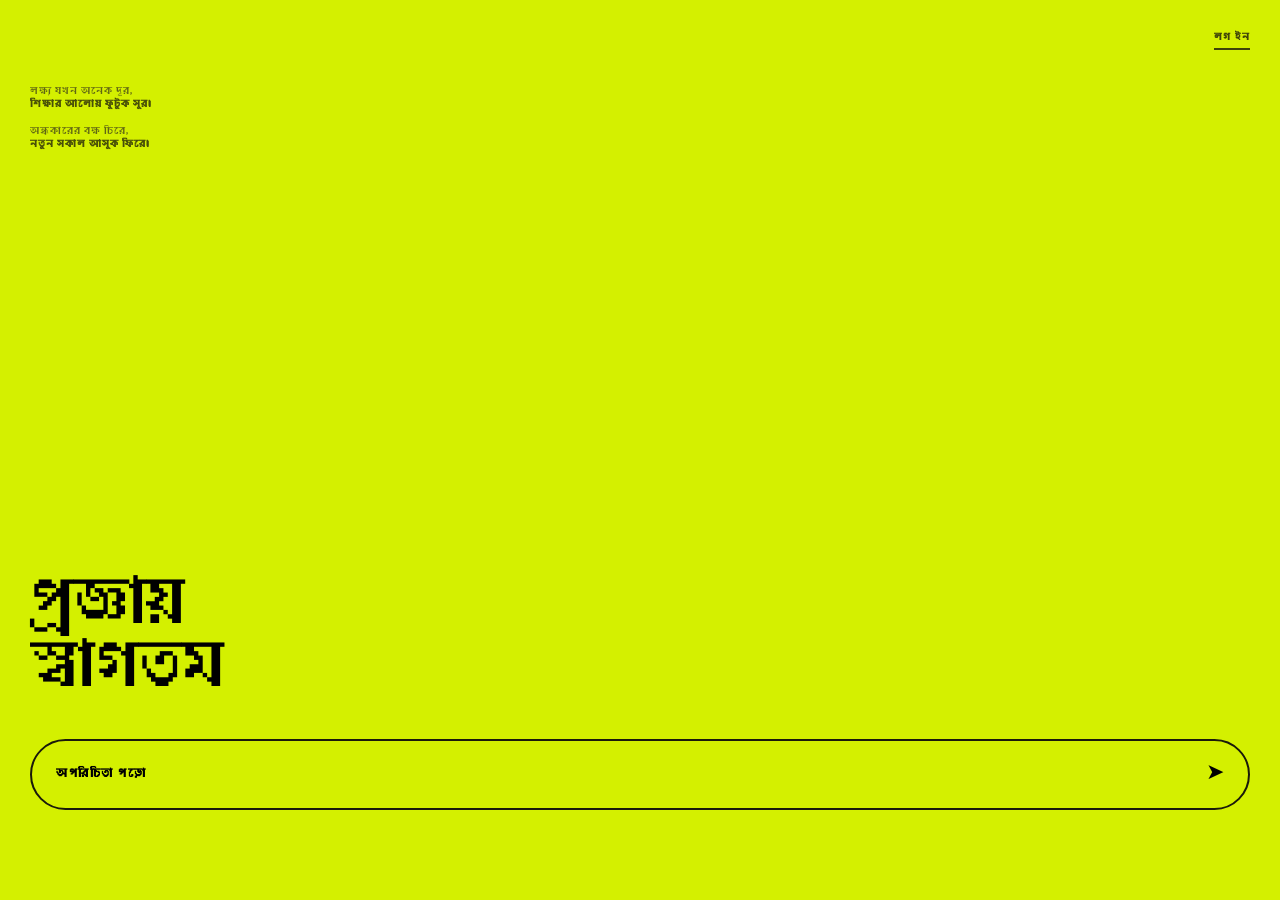
<file: index.html>
<!DOCTYPE html>
<html lang="en">

<head>
  <meta charset="UTF-8">
  
  <meta name="viewport" content="width=device-width, initial-scale=1.0">
  
  
  <title>প্রজ্ঞা</title>
  
  
  <style>
      * {
      -webkit-tap-highlight-color: transparent;
    }
    * {
      transition: all 0.2s ease;
    }
    
    @font-face {
      font-family: 'nor';
      src: url('nor.ttf') format('truetype');
      font-weight: normal;
      font-style: normal;
    }
    
    @font-face {
      font-family: 'itl';
      src: url('itl.ttf') format('truetype');
      font-weight: normal;
      font-style: normal;
    }
    
    *,
    *::before,
    *::after {
      box-sizing: border-box;
      margin: 0;
      padding: 0;
    }
    
    body {
      background: #d4f000;
      font-family: "nor";
      width: 100vw;
      height: 100vh;
      overflow: hidden;
    }
    
    /* FULL SCREEN CONTAINER */
    .content {
      width: 100%;
      height: 100%;
      padding: 30px 30px 90px 30px;
      display: flex;
      flex-direction: column;
      position: relative;
    }
    
    /* NAV */
    .nav {
      display: flex;
      justify-content: flex-end;
      margin-bottom: 36px;
    }
    
    .sign-in {
      font-size: 11px;
      font-weight: 700;
      letter-spacing: 1.5px;
      text-transform: uppercase;
      color: #1a1a0a;
      text-decoration: none;
      border-bottom: 2px solid #1a1a0a;
      padding-bottom: 2px;
      opacity: 0.8;
    }
    
    /* TAGLINE */
    .tagline {
      font-size: 11px;
      letter-spacing: 1px;
      line-height: 1.2;
      color: #3a3a1a;
      text-transform: uppercase;
      opacity: 0.75;
    }
    
    .tagline strong {
      color: #1a1a0a;
      display: block;
      
    }
    
    /* HERO */
    .hero {
      font-size: 70px;
      line-height: 0.9;
      margin-top: auto;
      padding-top: 60px;
    }
    
    
    /* CTA */
    .cta-wrap {
      margin-top: 36px;
    }
    
    .cta-btn {
      font-family: "nor";
      display: flex;
      justify-content: space-between;
      align-items: center;
      width: 100%;
      padding: 18px 24px;
      border: 2px solid #1a1a0a;
      border-radius: 50px;
      background: transparent;
      cursor: pointer;
    }
    
    .cta-btn:hover {
      background: #1a1a0a;
      color: #d4f000;
    }
    
    .btn-text {
      font-size: 13px;
      font-weight: 700;
      letter-spacing: 1.5px;
      
    }
    
    .btn-arrow {
      font-size: 22px;
    }
  </style>
</head>

<body>
  
  <div class="content">
    
    <nav class="nav">
      <a href="#" class="sign-in">লগ ইন</a>
    </nav>
    
    
    <div class="tagline">
      লক্ষ্য যখন অনেক দূর,
      <strong>শিক্ষার আলোয় ফুটুক সুর।</strong>
      <br>
      অন্ধকারের বক্ষ চিরে,
      <strong>নতুন সকাল আসুক ফিরে।</strong>
    </div>
    
    <div class="hero">
      প্রজ্ঞায় <br> স্বাগতম
    </div>
    
    
    
    
    
    <div class="cta-wrap" onclick="window.location.href='oporichita.html'">
      <button class="cta-btn">
        <span class="btn-text">অপরিচিতা পড়ো</span>
        <span class="btn-arrow">➤</span>
      </button>
    </div>
    
  </div>
  
  
  <script type="text/javascript" charset="utf-8">
    //hello
  </script>
</body>

</html>
</file>
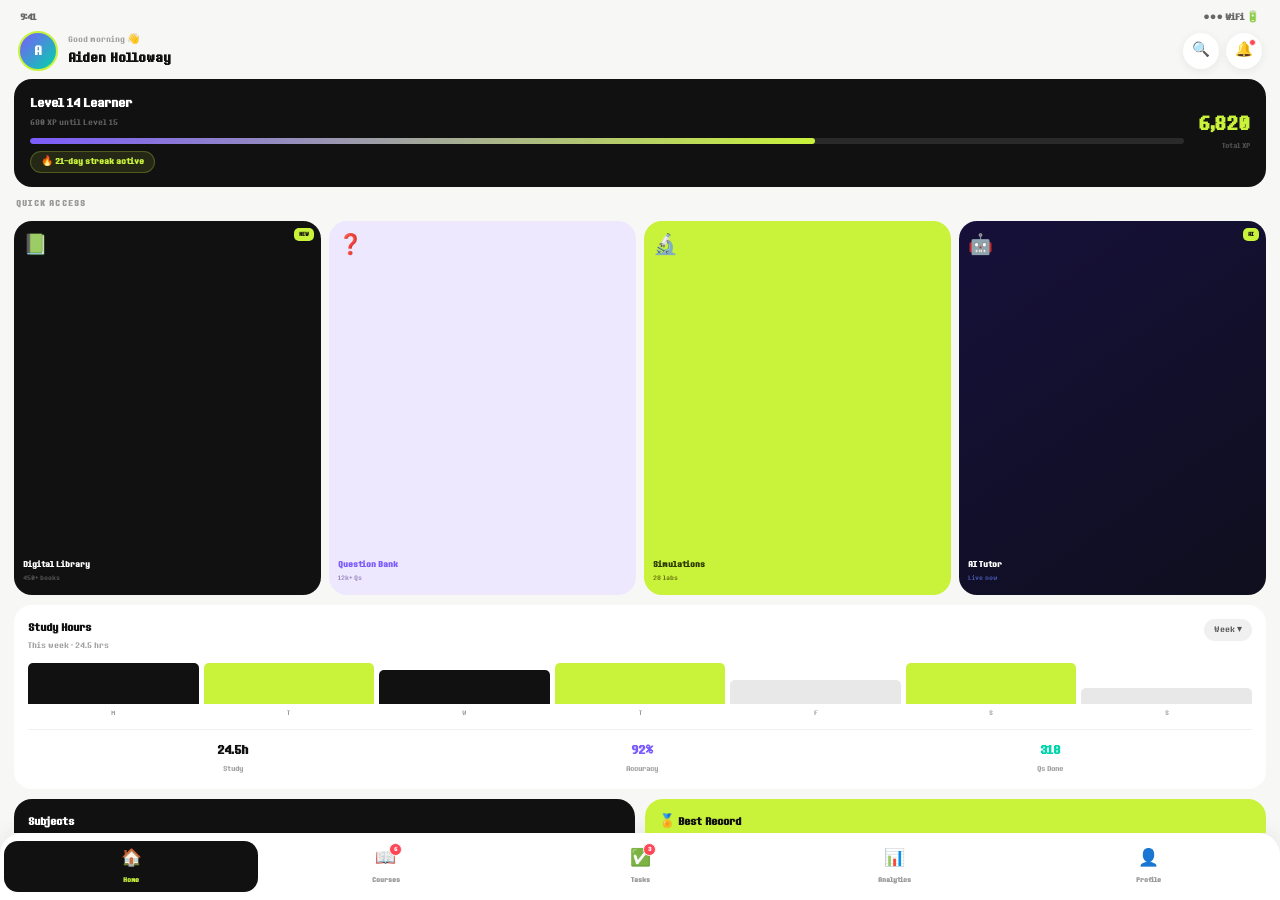
<file: dashboard.html>
<!DOCTYPE html>
<html lang="en">

<head>
  <meta charset="UTF-8">
  <meta name="viewport" content="width=device-width, initial-scale=1.0, maximum-scale=1.0, user-scalable=no">
  <title>EduSpark</title>
  
  <link href="https://fonts.googleapis.com/css2?family=Bricolage+Grotesque:wght@400;600;700;800&family=Figtree:wght@300;400;500;600&display=swap" rel="stylesheet">
  <style>
    @font-face {
      font-family: 'nor';
      src: url('nor.ttf') format('truetype');
      font-weight: normal;
      font-style: normal;
    }
    
    @font-face {
      font-family: 'itl';
      src: url('itl.ttf') format('truetype');
      font-weight: normal;
      font-style: normal;
    }
    
    
    
    *,
    *::before,
    *::after {
      box-sizing: border-box;
      margin: 0;
      padding: 0;
      -webkit-tap-highlight-color: transparent;
    }
    
    :root {
      --lime: #C9F23A;
      --dark: #111111;
      --purple: #7C5CFC;
      --teal: #00D4AA;
      --orange: #FF8C42;
      --bg: #F7F7F5;
      --white: #FFFFFF;
      --muted: #9a9a9a;
      --r: 18px;
      --rs: 12px;
    }
    
    html,
    body {
      width: 100%;
      height: 100dvh;
      overflow: hidden;
      background: var(--bg);
      
      color: var(--dark);
    }
    
    .app {
      height: 100dvh;
      display: flex;
      flex-direction: column;
      overflow: hidden;
    }
    
    /* ─── STATUS BAR ─── */
    .status-bar {
      display: flex;
      justify-content: space-between;
      align-items: center;
      padding: 10px 20px 2px;
      font-size: 0.68rem;
      font-weight: 600;
      color: #666;
      flex-shrink: 0;
    }
    
    /* ─── HEADER ─── */
    .header {
      display: flex;
      align-items: center;
      justify-content: space-between;
      padding: 4px 18px 8px;
      flex-shrink: 0;
    }
    
    .hd-left {
      display: flex;
      align-items: center;
      gap: 10px;
    }
    
    .av {
      width: 40px;
      height: 40px;
      border-radius: 50%;
      background: linear-gradient(135deg, var(--purple), var(--teal));
      display: flex;
      align-items: center;
      justify-content: center;
      font-weight: 800;
      font-size: 1rem;
      color: white;
      border: 2.5px solid var(--lime);
      flex-shrink: 0;
    }
    
    .hi-greeting {
      font-size: 0.63rem;
      color: var(--muted);
    }
    
    .hi-name {
     
      font-weight: 800;
      font-size: 1rem;
    }
    
    .hd-right {
      display: flex;
      gap: 7px;
    }
    
    .icon-btn {
      width: 36px;
      height: 36px;
      border-radius: 50%;
      background: var(--white);
      border: none;
      cursor: pointer;
      display: flex;
      align-items: center;
      justify-content: center;
      font-size: 0.9rem;
      box-shadow: 0 2px 10px rgba(0, 0, 0, 0.07);
      position: relative;
    }
    
    .ndot {
      position: absolute;
      top: 6px;
      right: 6px;
      width: 7px;
      height: 7px;
      border-radius: 50%;
      background: #FF4757;
      border: 1.5px solid var(--bg);
    }
    
    /* ─── SCROLL AREA ─── */
    .content {
      flex: 1;
      overflow-y: auto;
      overflow-x: hidden;
      padding: 0 14px 8px;
      display: flex;
      flex-direction: column;
      gap: 10px;
      scrollbar-width: none;
      -ms-overflow-style: none;
    }
    
    .content::-webkit-scrollbar {
      display: none;
    }
    
    /* ─── XP BANNER ─── */
    .xp-banner {
      background: var(--dark);
      border-radius: var(--r);
      padding: 14px 16px;
      display: flex;
      align-items: center;
      justify-content: space-between;
      gap: 14px;
      flex-shrink: 0;
    }
    
    .xp-l {
      flex: 1;
    }
    
    .xp-title {
     
      font-weight: 800;
      font-size: 0.95rem;
      color: white;
    }
    
    .xp-sub {
      font-size: 0.62rem;
      color: #666;
      margin-top: 1px;
    }
    
    .xp-track {
      height: 6px;
      background: #2a2a2a;
      border-radius: 10px;
      margin-top: 8px;
      overflow: hidden;
    }
    
    .xp-fill {
      height: 100%;
      width: 0;
      background: linear-gradient(90deg, var(--purple), var(--lime));
      border-radius: 10px;
      transition: width 1.5s ease;
    }
    
    .streak-pill {
      display: inline-flex;
      align-items: center;
      gap: 4px;
      background: rgba(201, 242, 58, 0.1);
      border: 1px solid rgba(201, 242, 58, 0.25);
      border-radius: 20px;
      padding: 3px 10px;
      margin-top: 7px;
      font-size: 0.62rem;
      font-weight: 600;
      color: var(--lime);
    }
    
    .xp-r {
      text-align: right;
      flex-shrink: 0;
    }
    
    .xp-pts {
      
      font-weight: 800;
      font-size: 1.5rem;
      color: var(--lime);
      line-height: 1;
    }
    
    .xp-unit {
      font-size: 0.58rem;
      color: #555;
      margin-top: 2px;
    }
    
    /* ─── SECTION LABEL ─── */
    .slabel {
      font-size: 0.62rem;
      font-weight: 700;
      color: var(--muted);
      text-transform: uppercase;
      letter-spacing: 1.2px;
      padding: 0 2px;
      flex-shrink: 0;
    }
    
    /* ─── FEATURE CARDS ─── */
    .feat-row {
      display: grid;
      grid-template-columns: repeat(4, 1fr);
      gap: 8px;
      flex-shrink: 0;
    }
    
    .feat {
      border-radius: var(--r);
      padding: 11px 9px;
      display: flex;
      flex-direction: column;
      justify-content: space-between;
      cursor: pointer;
      transition: transform 0.15s;
      position: relative;
      overflow: hidden;
      aspect-ratio: 0.82;
    }
    
    .feat:active {
      transform: scale(0.93);
    }
    
    .f1 {
      background: var(--dark);
    }
    
    .f2 {
      background: #EEE8FF;
    }
    
    .f3 {
      background: var(--lime);
    }
    
    .f4 {
      background: linear-gradient(145deg, #16103a, #0f0f1e);
    }
    
    .feat-icon {
      font-size: 1.25rem;
    }
    
    .feat-name {
      
      font-weight: 700;
      font-size: 0.6rem;
      line-height: 1.25;
      margin-top: 4px;
    }
    
    .f1 .feat-name {
      color: white;
    }
    
    .f2 .feat-name {
      color: var(--purple);
    }
    
    .f3 .feat-name {
      color: #2d3a00;
    }
    
    .f4 .feat-name {
      color: white;
    }
    
    .feat-cnt {
      font-size: 0.52rem;
      margin-top: 1px;
    }
    
    .f1 .feat-cnt {
      color: #555;
    }
    
    .f2 .feat-cnt {
      color: #9a8abf;
    }
    
    .f3 .feat-cnt {
      color: #6b7a10;
    }
    
    .f4 .feat-cnt {
      color: #4455aa;
    }
    
    .feat-badge {
      position: absolute;
      top: 7px;
      right: 7px;
      background: var(--lime);
      color: #111;
      font-size: 0.42rem;
      font-weight: 800;
      padding: 2px 5px;
      border-radius: 5px;
    }
    
    .f4 .feat-badge {
      background: var(--lime);
      color: #111;
    }
    
    /* ─── 2-COL BENTO ─── */
    .bento {
      display: grid;
      grid-template-columns: 1fr 1fr;
      gap: 10px;
      flex-shrink: 0;
    }
    
    .card {
      background: var(--white);
      border-radius: var(--r);
      padding: 14px;
    }
    
    .ct {
      
      font-weight: 700;
      font-size: 0.82rem;
    }
    
    .cs {
      font-size: 0.6rem;
      color: var(--muted);
      margin-top: 1px;
    }
    
    /* Chart card */
    .chart-card {
      grid-column: span 2;
    }
    
    .chart-top {
      display: flex;
      justify-content: space-between;
      align-items: flex-start;
    }
    
    .week-pill {
      background: #f0f0f0;
      border-radius: 20px;
      padding: 4px 10px;
      font-size: 0.6rem;
      color: #555;
    }
    
    .bars {
      display: flex;
      align-items: flex-end;
      gap: 5px;
      height: 56px;
      margin-top: 10px;
    }
    
    .bc {
      flex: 1;
      display: flex;
      flex-direction: column;
      align-items: center;
      gap: 3px;
      height: 100%;
      justify-content: flex-end;
    }
    
    .b {
      width: 100%;
      border-radius: 5px 5px 0 0;
    }
    
    .bd {
      background: var(--dark);
    }
    
    .bl {
      background: var(--lime);
    }
    
    .bs {
      background: #e8e8e8;
    }
    
    .bd-lbl {
      font-size: 0.52rem;
      color: var(--muted);
    }
    
    .chart-stats {
      display: flex;
      justify-content: space-around;
      margin-top: 10px;
      padding-top: 10px;
      border-top: 1px solid #f0f0f0;
    }
    
    .cst-num {
  
      font-weight: 800;
      font-size: 0.95rem;
      text-align: center;
    }
    
    .cst-lbl {
      font-size: 0.55rem;
      color: var(--muted);
      text-align: center;
      margin-top: 1px;
    }
    
    /* Subjects card */
    .sub-card {
      background: var(--dark);
    }
    
    .sub-card .ct {
      color: white;
    }
    
    .sub-card .cs {
      color: #555;
    }
    
    .sub-list {
      display: flex;
      flex-direction: column;
      gap: 8px;
      margin-top: 10px;
    }
    
    .si {
      display: flex;
      justify-content: space-between;
      margin-bottom: 3px;
    }
    
    .sn {
      font-size: 0.65rem;
      color: #ccc;
      font-weight: 500;
    }
    
    .sp {
      font-size: 0.6rem;
      color: #666;
    }
    
    .pbr {
      height: 5px;
      background: #2a2a2a;
      border-radius: 10px;
      overflow: hidden;
    }
    
    .pf {
      height: 100%;
      border-radius: 10px;
    }
    
    /* Stat lime card */
    .stat-card {
      background: var(--lime);
    }
    
    .stat-big {
    
      font-weight: 800;
      font-size: 2.1rem;
      color: var(--dark);
      line-height: 1;
      margin: 6px 0 3px;
    }
    
    .stat-desc {
      font-size: 0.6rem;
      color: #4a5a00;
    }
    
    .stat-pill {
      display: inline-flex;
      align-items: center;
      gap: 3px;
      background: rgba(0, 0, 0, 0.09);
      border-radius: 20px;
      padding: 3px 8px;
      font-size: 0.58rem;
      font-weight: 700;
      color: #3a4a00;
      margin-top: 7px;
    }
    
    /* AI card */
    .ai-full {
      grid-column: span 2;
      background: linear-gradient(135deg, #180a38, #0d0d1e);
    }
    
    .ai-full .ct {
      color: white;
    }
    
    .ai-glow {
      width: 30px;
      height: 30px;
      border-radius: 10px;
      background: var(--lime);
      display: flex;
      align-items: center;
      justify-content: center;
      font-size: 0.95rem;
      margin-bottom: 8px;
      animation: gp 2.5s infinite;
    }
    
    @keyframes gp {

      0%,
      100% {
        box-shadow: 0 0 0 0 rgba(201, 242, 58, .45)
      }
      
      50% {
        box-shadow: 0 0 0 9px rgba(201, 242, 58, 0)
      }
    }
    
    .ai-sub {
      font-size: 0.6rem;
      color: #7755cc;
      margin-top: 1px;
    }
    
    .ai-chips {
      display: flex;
      flex-wrap: wrap;
      gap: 5px;
      margin-top: 9px;
    }
    
    .ai-chip {
      background: rgba(255, 255, 255, 0.07);
      border: 1px solid rgba(255, 255, 255, 0.1);
      color: #aaa;
      font-size: 0.55rem;
      padding: 3px 9px;
      border-radius: 20px;
      cursor: pointer;
    }
    
    /* ─── EXAM TIMELINE (horizontal scroll) ─── */
    .exam-scroll-wrap {
      overflow-x: auto;
      margin: 0 -14px;
      padding: 0 14px 2px;
      scrollbar-width: none;
      -ms-overflow-style: none;
      flex-shrink: 0;
    }
    
    .exam-scroll-wrap::-webkit-scrollbar {
      display: none;
    }
    
    .exam-row {
      display: flex;
      gap: 8px;
      min-width: max-content;
    }
    
    .etile {
      width: 136px;
      border-radius: var(--rs);
      padding: 12px;
      flex-shrink: 0;
      cursor: pointer;
      transition: transform 0.15s;
    }
    
    .etile:active {
      transform: scale(0.96);
    }
    
    .e-r {
      background: #FFF0F0;
      border-left: 3px solid #FF4757;
    }
    
    .e-y {
      background: #FFFBEE;
      border-left: 3px solid #FFB300;
    }
    
    .e-g {
      background: #EFFFF9;
      border-left: 3px solid var(--teal);
    }
    
    .e-p {
      background: #F3F0FF;
      border-left: 3px solid var(--purple);
    }
    
    .e-subj {
      font-weight: 700;
      font-size: 0.71rem;
      line-height: 1.3;
    }
    
    .e-date {
      font-size: 0.58rem;
      color: var(--muted);
      margin-top: 4px;
    }
    
    .e-tag {
      display: inline-block;
      margin-top: 6px;
      font-size: 0.56rem;
      font-weight: 700;
      padding: 2px 8px;
      border-radius: 10px;
    }
    
    .tr {
      background: #FFD7DA;
      color: #B00020;
    }
    
    .ty {
      background: #FFE98A;
      color: #7A5200;
    }
    
    .tg {
      background: #C3F7E5;
      color: #005C3B;
    }
    
    .tp {
      background: #E0D8FF;
      color: #4A00C8;
    }
    
    /* ─── LEADERBOARD ─── */
    .lb-card {
      background: var(--dark);
      grid-column: span 2;
    }
    
    .lb-card .ct {
      color: white;
    }
    
    .lb-card .cs {
      color: #555;
    }
    
    .lb-head {
      display: flex;
      justify-content: space-between;
      align-items: center;
    }
    
    .lb-more {
      font-size: 0.6rem;
      color: var(--purple);
      font-weight: 600;
    }
    
    .lb-list {
      display: flex;
      flex-direction: column;
      gap: 6px;
      margin-top: 10px;
    }
    
    .lb-row {
      display: flex;
      align-items: center;
      gap: 9px;
      padding: 7px 10px;
      border-radius: var(--rs);
    }
    
    .lb-row.me {
      background: rgba(201, 242, 58, 0.1);
      border: 1px solid rgba(201, 242, 58, 0.2);
    }
    
    .lrk {
      width: 17px;
      font-weight: 800;
      font-size: 0.78rem;
      text-align: center;
    }
    
    .r1 {
      color: #FFD700;
    }
    
    .r2 {
      color: #C0C0C0;
    }
    
    .r3 {
      color: #CD7F32;
    }
    
    .rx {
      color: var(--lime);
    }
    
    .rn {
      color: #444;
    }
    
    .lav {
      width: 28px;
      height: 28px;
      border-radius: 50%;
      display: flex;
      align-items: center;
      justify-content: center;
      font-size: 0.7rem;
      font-weight: 700;
      color: white;
      flex-shrink: 0;
    }
    
    .lname {
      flex: 1;
      font-size: 0.72rem;
      font-weight: 600;
      color: #ddd;
    }
    
    .lb-row.me .lname {
      color: var(--lime);
    }
    
    .lscore {
      display: block;
      font-size: 0.56rem;
      color: #555;
    }
    
    .lpts {
           font-size: 0.77rem;
      font-weight: 800;
      color: var(--lime);
    }
    
    /* ─── BOTTOM NAV ─── */
    .bottom-nav {
      display: flex;
      background: var(--white);
      border-radius: 22px 22px 0 0;
      padding: 8px 4px calc(env(safe-area-inset-bottom, 0px) + 8px);
      box-shadow: 0 -4px 20px rgba(0, 0, 0, 0.06);
      flex-shrink: 0;
    }
    
    .ntab {
      flex: 1;
      display: flex;
      flex-direction: column;
      align-items: center;
      gap: 3px;
      border: none;
      background: none;
      cursor: pointer;
      padding: 6px 4px;
      border-radius: 14px;
      transition: background 0.15s;
      position: relative;
    }
    
    .ntab.active {
      background: var(--dark);
    }
    
    .ntab-ic {
      font-size: 1.05rem;
    }
    
    .ntab-lb {
      font-size: 0.52rem;
      font-weight: 600;
      color: var(--muted);
    }
    
    .ntab.active .ntab-lb {
      color: var(--lime);
    }
    
    .nbadge {
      position: absolute;
      top: 2px;
      right: calc(50% - 16px);
      background: #FF4757;
      color: white;
      font-size: 0.42rem;
      font-weight: 800;
      min-width: 13px;
      height: 13px;
      border-radius: 10px;
      display: flex;
      align-items: center;
      justify-content: center;
      border: 1.5px solid var(--bg);
    }
    
    /* Fade-up entrance */
    @keyframes rise {
      from {
        opacity: 0;
        transform: translateY(12px);
      }
      
      to {
        opacity: 1;
        transform: translateY(0);
      }
    }
    
    .header {
      animation: rise 0.35s ease both;
    }
    
    .content>* {
      animation: rise 0.4s ease both;
    }
    
    .content>*:nth-child(1) {
      animation-delay: .05s
    }
    
    .content>*:nth-child(2) {
      animation-delay: .09s
    }
    
    .content>*:nth-child(3) {
      animation-delay: .12s
    }
    
    .content>*:nth-child(4) {
      animation-delay: .15s
    }
    
    .content>*:nth-child(5) {
      animation-delay: .18s
    }
    
    .content>*:nth-child(6) {
      animation-delay: .21s
    }
    
    .content>*:nth-child(7) {
      animation-delay: .24s
    }
    
    .content>*:nth-child(8) {
      animation-delay: .27s
    }
    
    .content>*:nth-child(9) {
      animation-delay: .30s
    }
    
    
    * {
      font-family: "nor";
    }
  </style>
</head>

<body>
  <div class="app">
    
    <!-- Status Bar -->
    <div class="status-bar">
      <span>9:41</span>
      <span>●●● WiFi 🔋</span>
    </div>
    
    <!-- Header -->
    <div class="header">
      <div class="hd-left">
        <div class="av">A</div>
        <div>
          <div class="hi-greeting">Good morning 👋</div>
          <div class="hi-name">Aiden Holloway</div>
        </div>
      </div>
      <div class="hd-right">
        <button class="icon-btn">🔍</button>
        <button class="icon-btn">🔔<div class="ndot"></div></button>
      </div>
    </div>
    
    <!-- Content -->
    <div class="content">
      
      <!-- XP Banner -->
      <div class="xp-banner">
        <div class="xp-l">
          <div class="xp-title">Level 14 Learner</div>
          <div class="xp-sub">680 XP until Level 15</div>
          <div class="xp-track">
            <div class="xp-fill" id="xpFill"></div>
          </div>
          <div class="streak-pill">🔥 21-day streak active</div>
        </div>
        <div class="xp-r">
          <div class="xp-pts">6,820</div>
          <div class="xp-unit">Total XP</div>
        </div>
      </div>
      
      <!-- Quick Access -->
      <div class="slabel">Quick Access</div>
      <div class="feat-row">
        <div class="feat f1">
          <div class="feat-badge">NEW</div>
          <div class="feat-icon">📗</div>
          <div>
            <div class="feat-name">Digital Library</div>
            <div class="feat-cnt">450+ books</div>
          </div>
        </div>
        <div class="feat f2">
          <div class="feat-icon">❓</div>
          <div>
            <div class="feat-name">Question Bank</div>
            <div class="feat-cnt">12k+ Qs</div>
          </div>
        </div>
        <div class="feat f3">
          <div class="feat-icon">🔬</div>
          <div>
            <div class="feat-name">Simulations</div>
            <div class="feat-cnt">28 labs</div>
          </div>
        </div>
        <div class="feat f4">
          <div class="feat-badge">AI</div>
          <div class="feat-icon">🤖</div>
          <div>
            <div class="feat-name">AI Tutor</div>
            <div class="feat-cnt">Live now</div>
          </div>
        </div>
      </div>
      
      <!-- Study Chart + Subjects -->
      <div class="bento">
        
        <div class="card chart-card">
          <div class="chart-top">
            <div>
              <div class="ct">Study Hours</div>
              <div class="cs">This week · 24.5 hrs</div>
            </div>
            <div class="week-pill">Week ▾</div>
          </div>
          <div class="bars">
            <div class="bc">
              <div class="b bd" style="height:43px"></div>
              <div class="bd-lbl">M</div>
            </div>
            <div class="bc">
              <div class="b bl" style="height:54px"></div>
              <div class="bd-lbl">T</div>
            </div>
            <div class="bc">
              <div class="b bd" style="height:34px"></div>
              <div class="bd-lbl">W</div>
            </div>
            <div class="bc">
              <div class="b bl" style="height:56px"></div>
              <div class="bd-lbl">T</div>
            </div>
            <div class="bc">
              <div class="b bs" style="height:24px"></div>
              <div class="bd-lbl">F</div>
            </div>
            <div class="bc">
              <div class="b bl" style="height:46px"></div>
              <div class="bd-lbl">S</div>
            </div>
            <div class="bc">
              <div class="b bs" style="height:16px"></div>
              <div class="bd-lbl">S</div>
            </div>
          </div>
          <div class="chart-stats">
            <div>
              <div class="cst-num">24.5h</div>
              <div class="cst-lbl">Study</div>
            </div>
            <div>
              <div class="cst-num" style="color:var(--purple)">92%</div>
              <div class="cst-lbl">Accuracy</div>
            </div>
            <div>
              <div class="cst-num" style="color:var(--teal)">318</div>
              <div class="cst-lbl">Qs Done</div>
            </div>
          </div>
        </div>
        
        <div class="card sub-card">
          <div class="ct">Subjects</div>
          <div class="cs">Semester 2</div>
          <div class="sub-list">
            <div>
              <div class="si"><span class="sn">Physics</span><span class="sp">82%</span></div>
              <div class="pbr">
                <div class="pf" style="width:82%;background:var(--lime)"></div>
              </div>
            </div>
            <div>
              <div class="si"><span class="sn">Math</span><span class="sp">75%</span></div>
              <div class="pbr">
                <div class="pf" style="width:75%;background:var(--purple)"></div>
              </div>
            </div>
            <div>
              <div class="si"><span class="sn">Chemistry</span><span class="sp">61%</span></div>
              <div class="pbr">
                <div class="pf" style="width:61%;background:var(--teal)"></div>
              </div>
            </div>
            <div>
              <div class="si"><span class="sn">Biology</span><span class="sp">90%</span></div>
              <div class="pbr">
                <div class="pf" style="width:90%;background:var(--orange)"></div>
              </div>
            </div>
          </div>
        </div>
        
        <div class="card stat-card">
          <div class="ct">🏅 Best Record</div>
          <div class="stat-big">645h</div>
          <div class="stat-desc">Study time this semester</div>
          <div class="stat-pill">↑ 12% vs last month</div>
        </div>
        
        <div class="card ai-full">
          <div class="ai-glow">🤖</div>
          <div class="ct">Spark AI Tutor</div>
          <div class="ai-sub">● Online — ask me anything</div>
          <div class="ai-chips">
            <div class="ai-chip">Explain topic</div>
            <div class="ai-chip">Practice quiz</div>
            <div class="ai-chip">Solve equation</div>
            <div class="ai-chip">Summarize</div>
          </div>
        </div>
        
      </div>
      
      <!-- Upcoming Exams -->
      <div class="slabel">Upcoming Exams</div>
      <div class="exam-scroll-wrap">
        <div class="exam-row">
          <div class="etile e-r">
            <div class="e-subj">Physics Final Exam</div>
            <div class="e-date">📅 Apr 18, 2026</div>
            <div class="e-tag tr">4 days left</div>
          </div>
          <div class="etile e-y">
            <div class="e-subj">Math · Calculus Test</div>
            <div class="e-date">📅 Apr 24, 2026</div>
            <div class="e-tag ty">10 days left</div>
          </div>
          <div class="etile e-g">
            <div class="e-subj">Chemistry Practical</div>
            <div class="e-date">📅 May 2, 2026</div>
            <div class="e-tag tg">18 days left</div>
          </div>
          <div class="etile e-p">
            <div class="e-subj">Biology Half-Yearly</div>
            <div class="e-date">📅 May 10, 2026</div>
            <div class="e-tag tp">26 days left</div>
          </div>
        </div>
      </div>
      
      <!-- Leaderboard -->
      <div class="slabel">🏆 Class Leaderboard</div>
      <div class="bento">
        <div class="card lb-card">
          <div class="lb-head">
            <div>
              <div class="ct">Top Learners</div>
              <div class="cs">Weekly · Your class</div>
            </div>
            <span class="lb-more">View all →</span>
          </div>
          <div class="lb-list">
            <div class="lb-row">
              <div class="lrk r1">1</div>
              <div class="lav" style="background:linear-gradient(135deg,#f093fb,#f5576c)">S</div>
              <div style="flex:1">
                <div class="lname">Samira K.</div><span class="lscore">98% accuracy</span>
              </div>
              <div class="lpts">9,820</div>
            </div>
            <div class="lb-row">
              <div class="lrk r2">2</div>
              <div class="lav" style="background:linear-gradient(135deg,#4facfe,#00f2fe)">R</div>
              <div style="flex:1">
                <div class="lname">Rohan M.</div><span class="lscore">95% accuracy</span>
              </div>
              <div class="lpts">9,450</div>
            </div>
            <div class="lb-row">
              <div class="lrk r3">3</div>
              <div class="lav" style="background:linear-gradient(135deg,#fa709a,#fee140)">P</div>
              <div style="flex:1">
                <div class="lname">Priya V.</div><span class="lscore">94% accuracy</span>
              </div>
              <div class="lpts">9,210</div>
            </div>
            <div class="lb-row me">
              <div class="lrk rx">5</div>
              <div class="lav" style="background:linear-gradient(135deg,var(--purple),var(--teal))">A</div>
              <div style="flex:1">
                <div class="lname">You (Aiden)</div><span class="lscore">91% accuracy</span>
              </div>
              <div class="lpts">8,820</div>
            </div>
          </div>
        </div>
      </div>
      
      <div style="height:6px;flex-shrink:0"></div>
      
    </div><!-- /content -->
    
    <!-- Bottom Nav -->
    <div class="bottom-nav">
      <button class="ntab active">
        <div class="ntab-ic">🏠</div>
        <div class="ntab-lb">Home</div>
      </button>
      <button class="ntab" style="position:relative">
        <div class="ntab-ic">📖</div>
        <div class="ntab-lb">Courses</div>
        <div class="nbadge">6</div>
      </button>
      <button class="ntab" style="position:relative">
        <div class="ntab-ic">✅</div>
        <div class="ntab-lb">Tasks</div>
        <div class="nbadge">3</div>
      </button>
      <button class="ntab">
        <div class="ntab-ic">📊</div>
        <div class="ntab-lb">Analytics</div>
      </button>
      <button class="ntab">
        <div class="ntab-ic">👤</div>
        <div class="ntab-lb">Profile</div>
      </button>
    </div>
    
  </div>
  
  <script>
    // Animate XP bar on load
    setTimeout(() => {
      document.getElementById('xpFill').style.width = '68%';
    }, 300);
    
    // Nav switching
    document.querySelectorAll('.ntab').forEach(t => {
      t.addEventListener('click', () => {
        document.querySelectorAll('.ntab').forEach(x => x.classList.remove('active'));
        t.classList.add('active');
      });
    });
    
    // Feature card ripple
    document.querySelectorAll('.feat').forEach(f => {
      f.addEventListener('click', () => {
        f.style.opacity = '0.75';
        setTimeout(() => { f.style.opacity = '1'; }, 180);
      });
    });
  </script>
</body>

</html>
</file>
